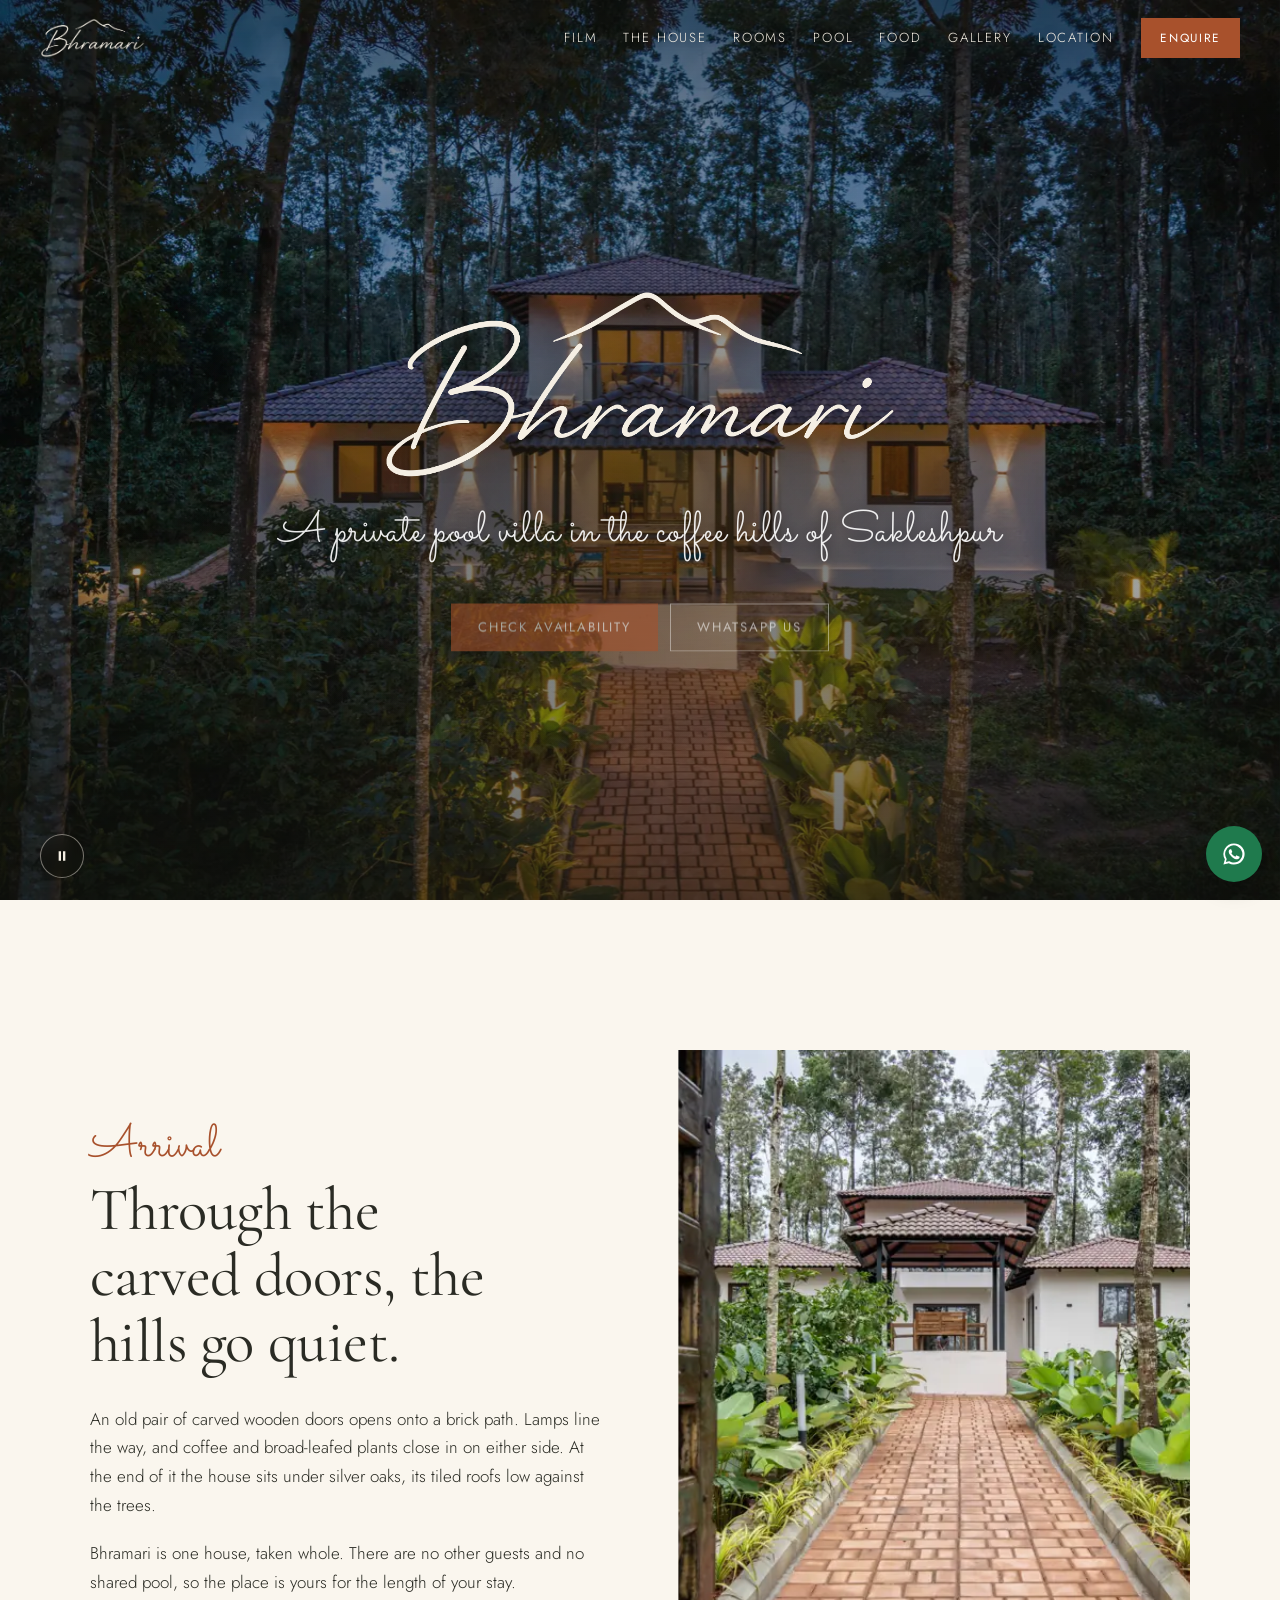
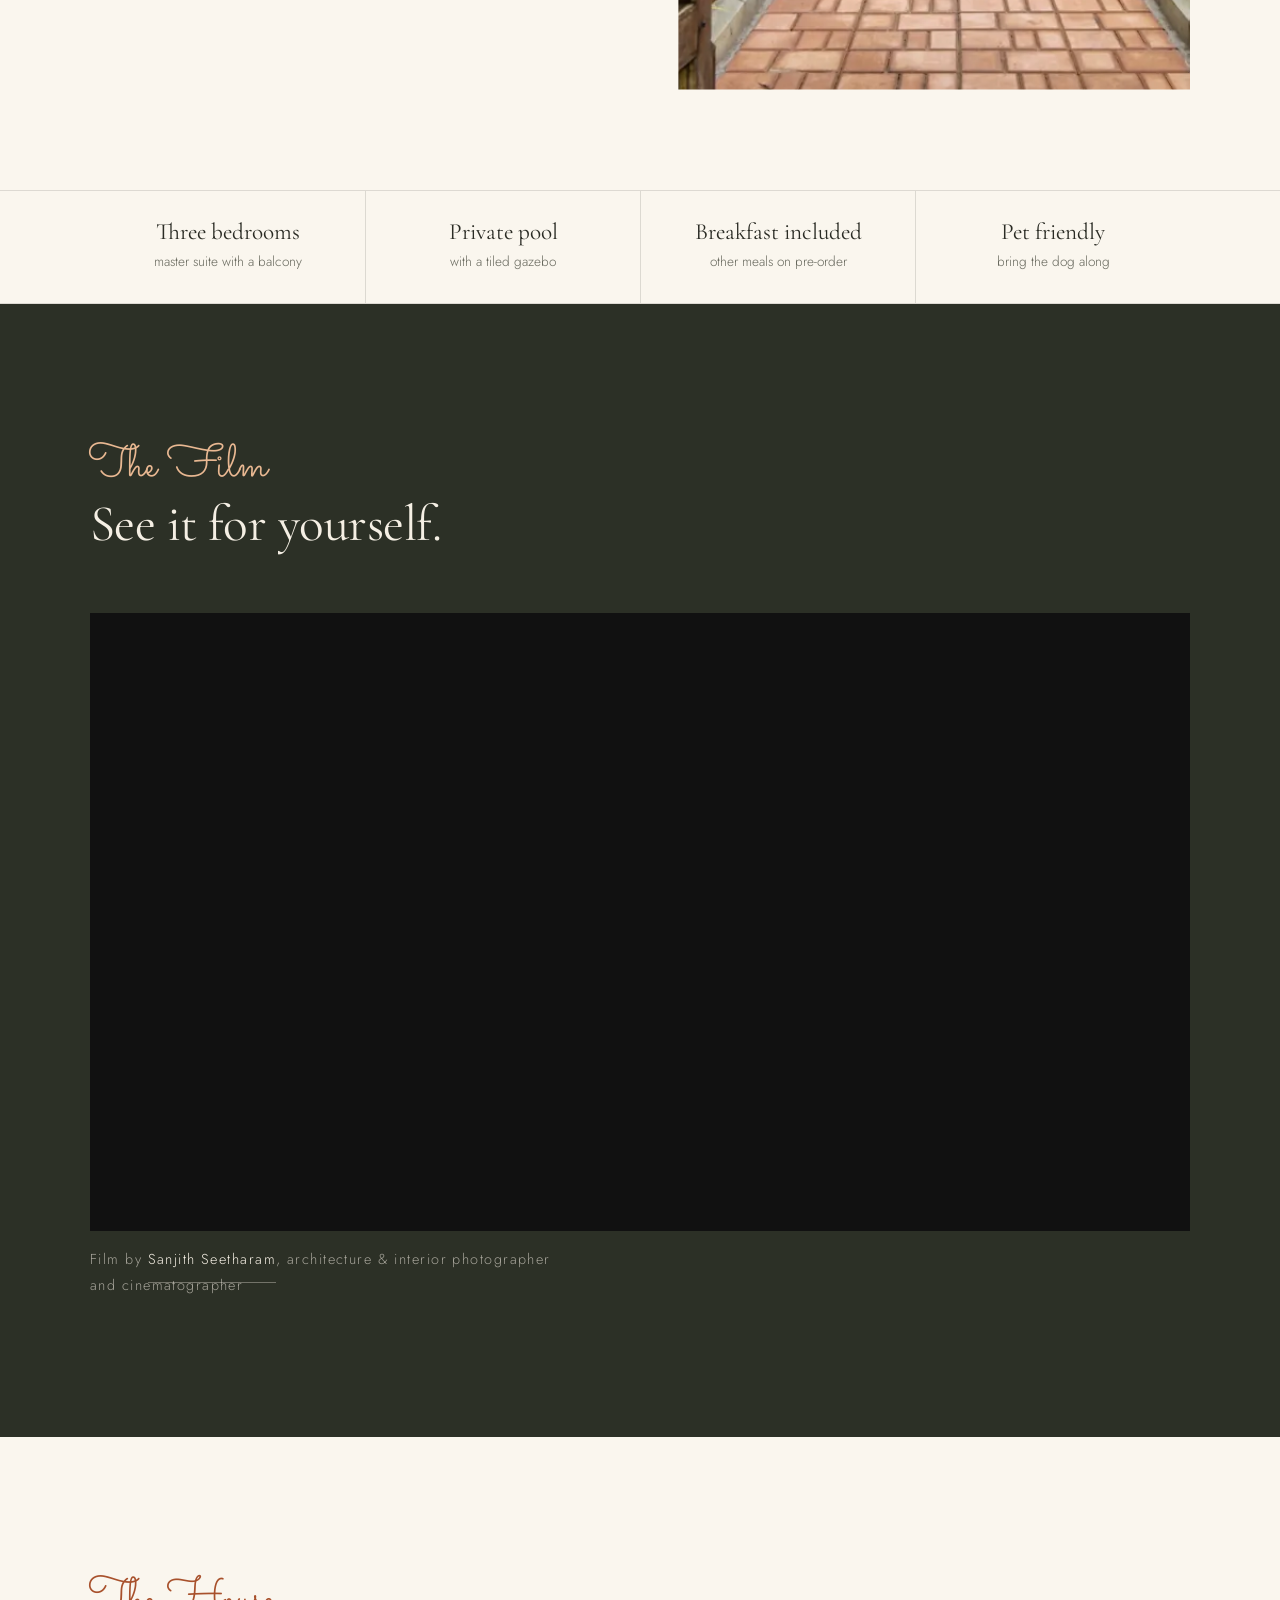
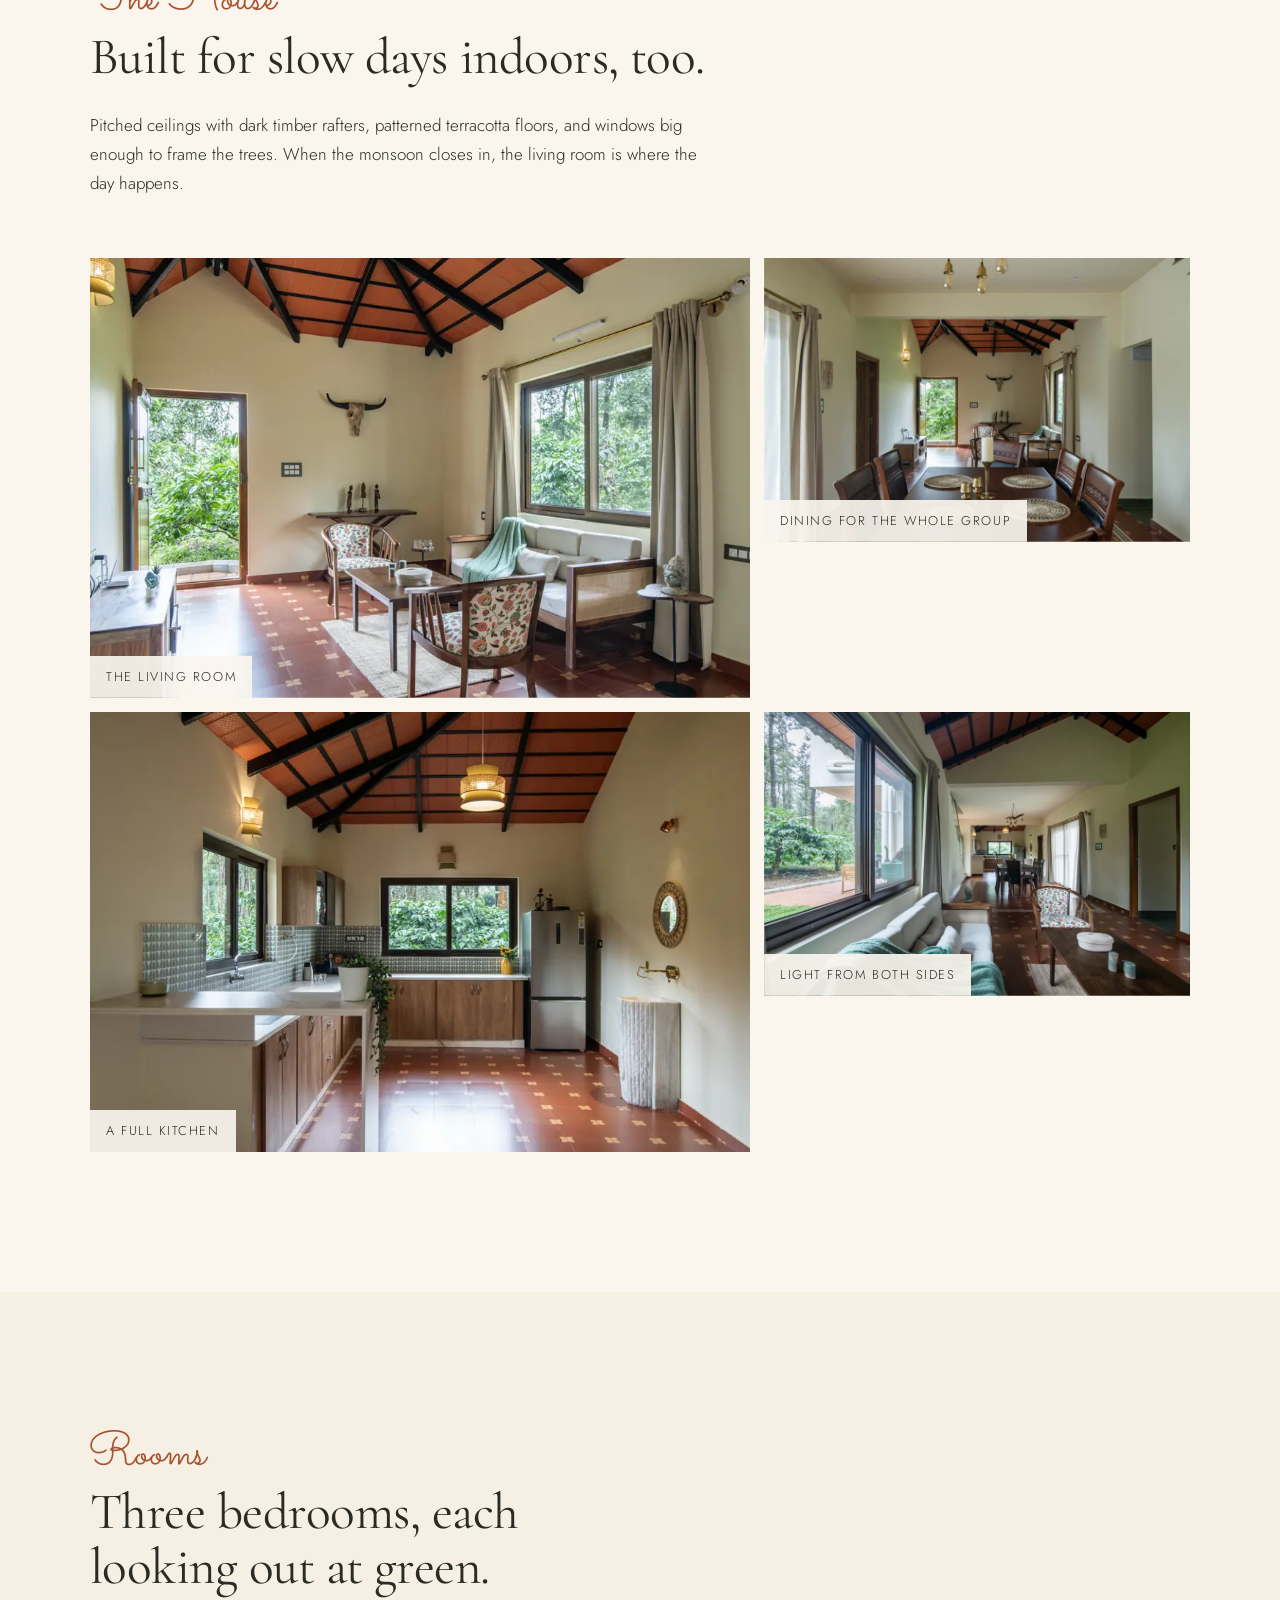
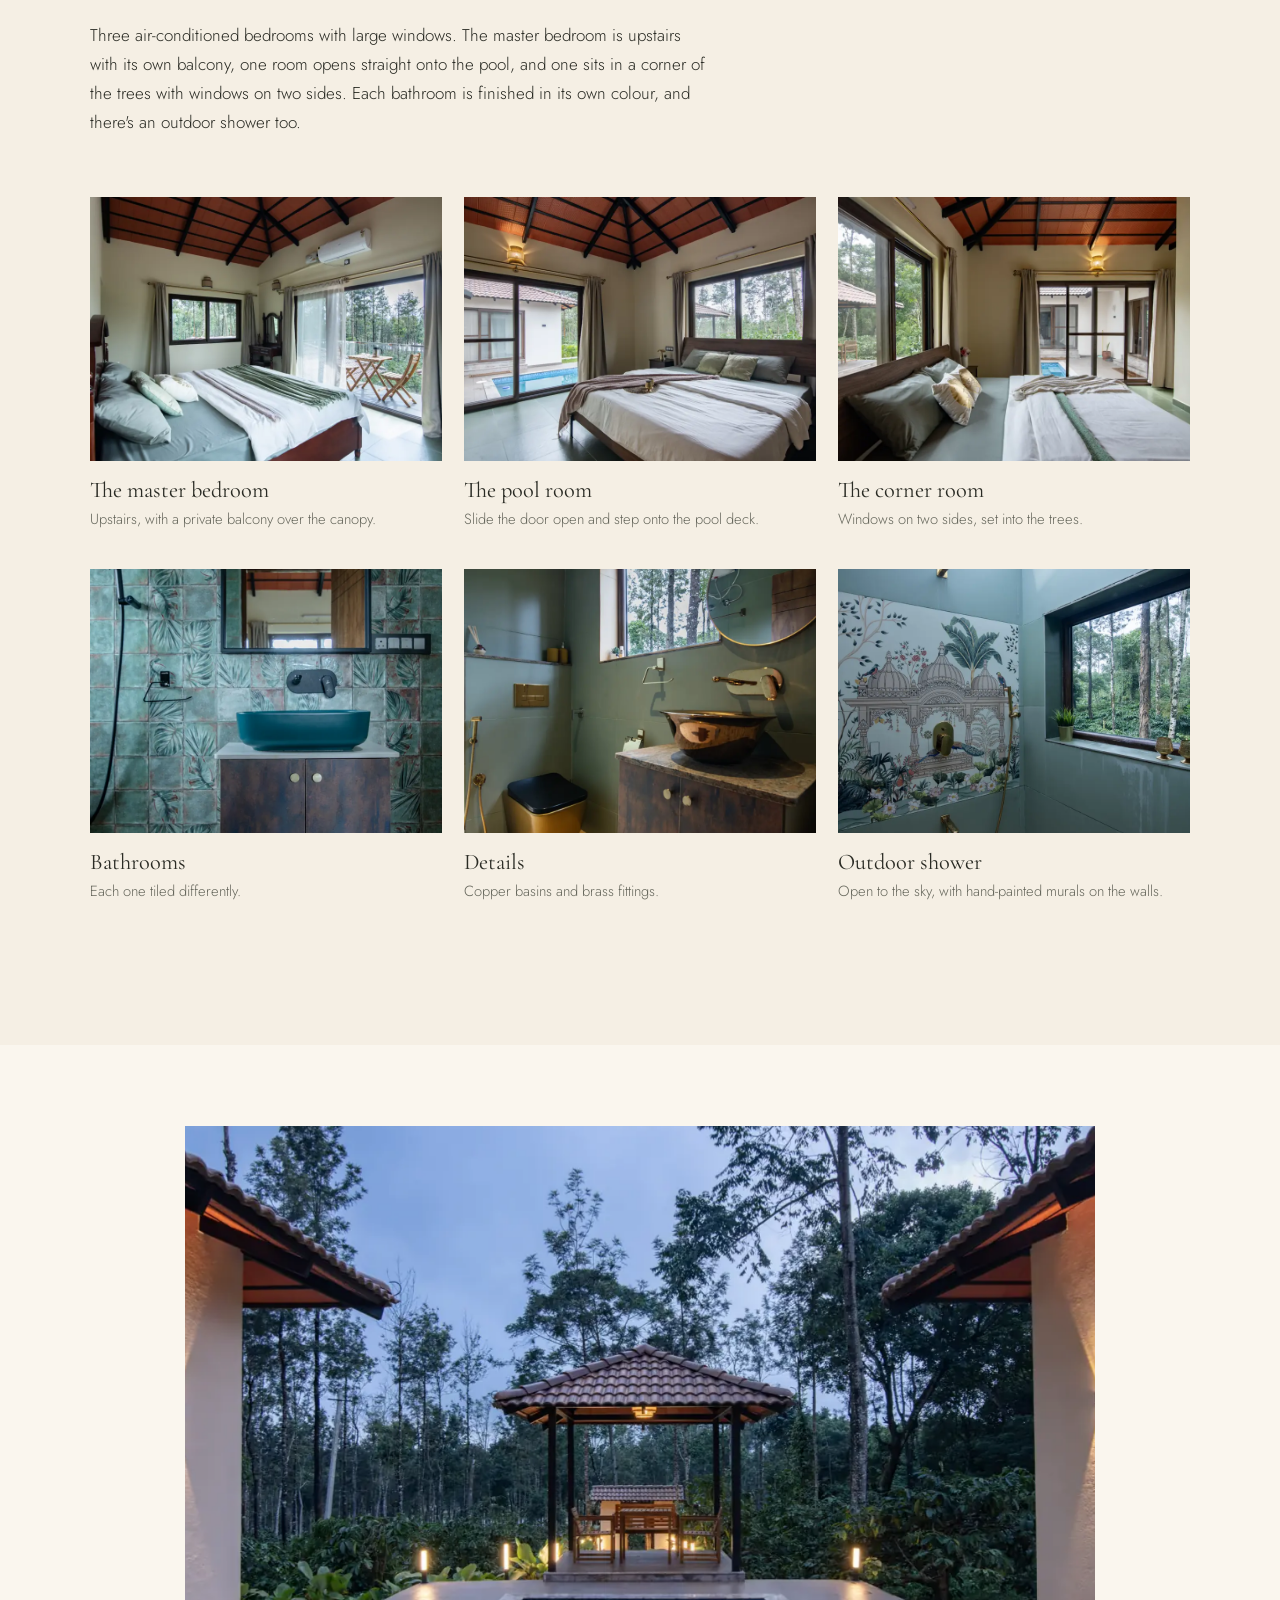
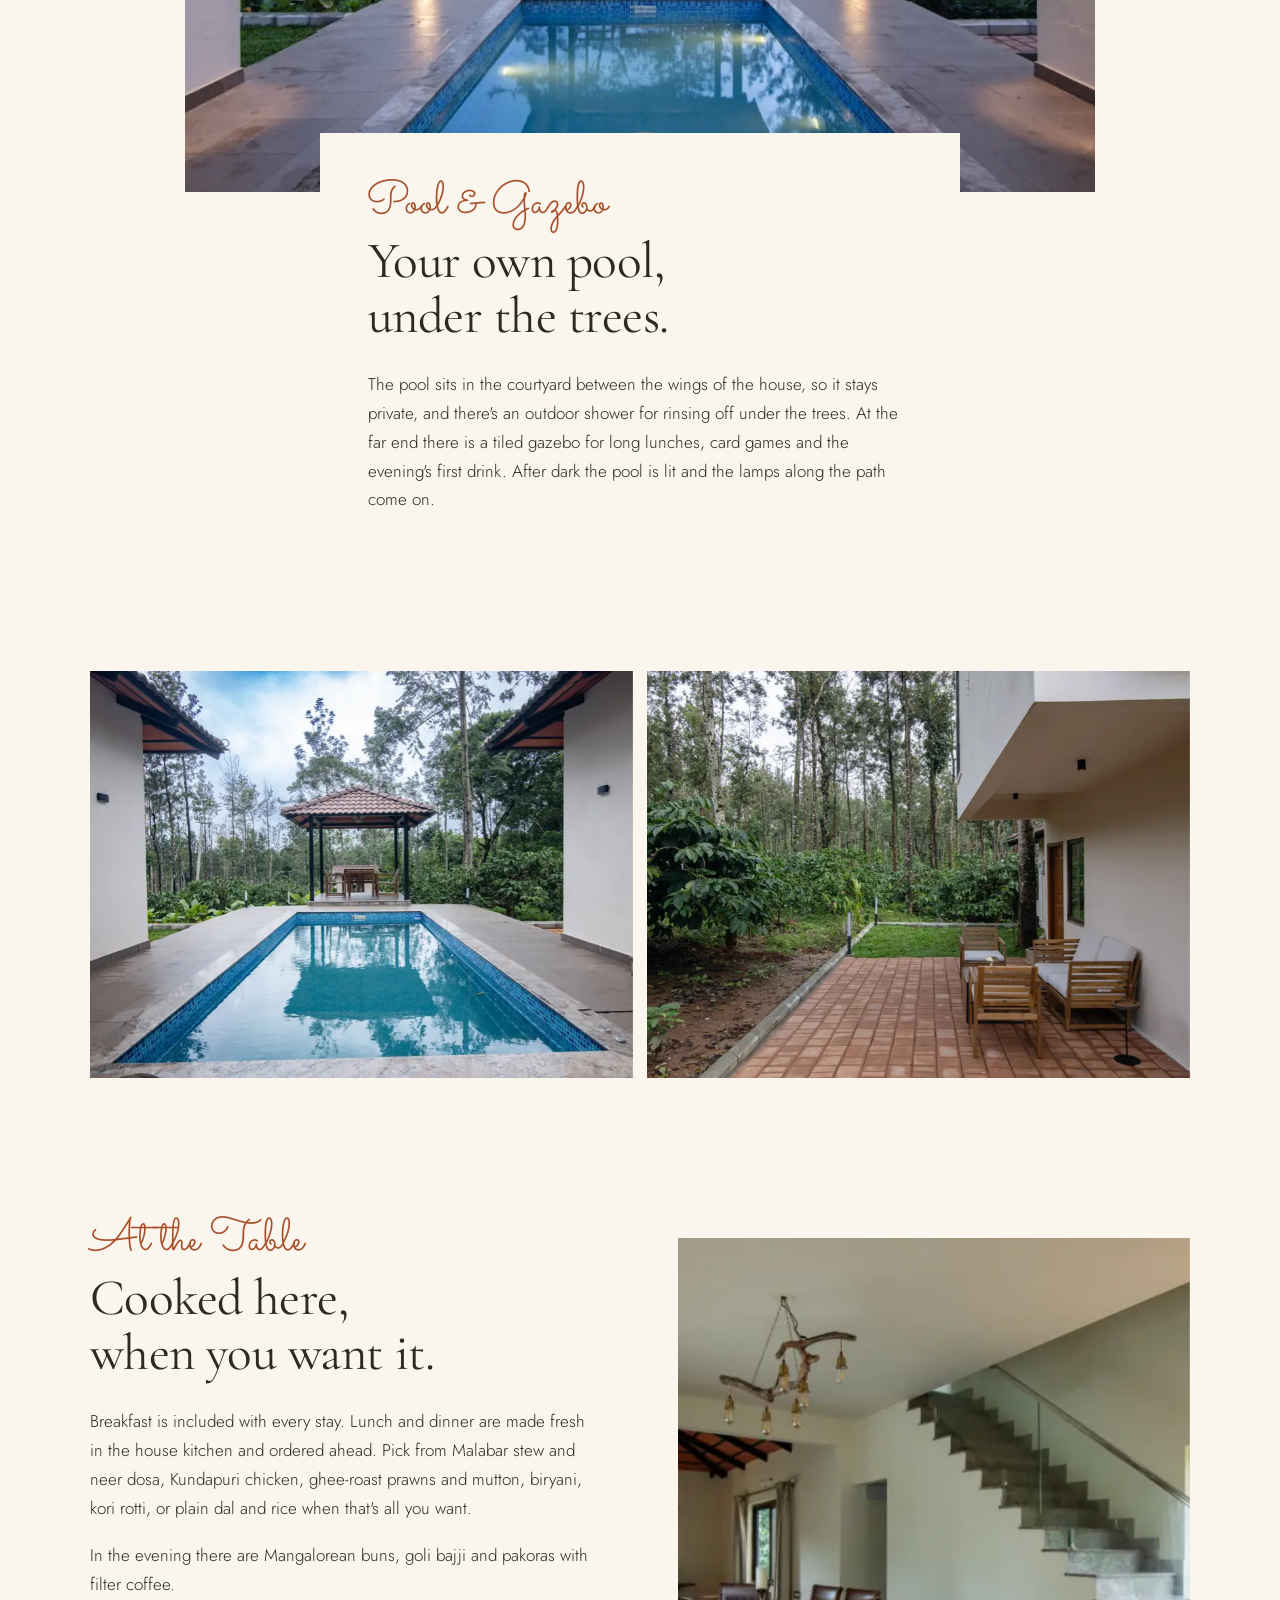
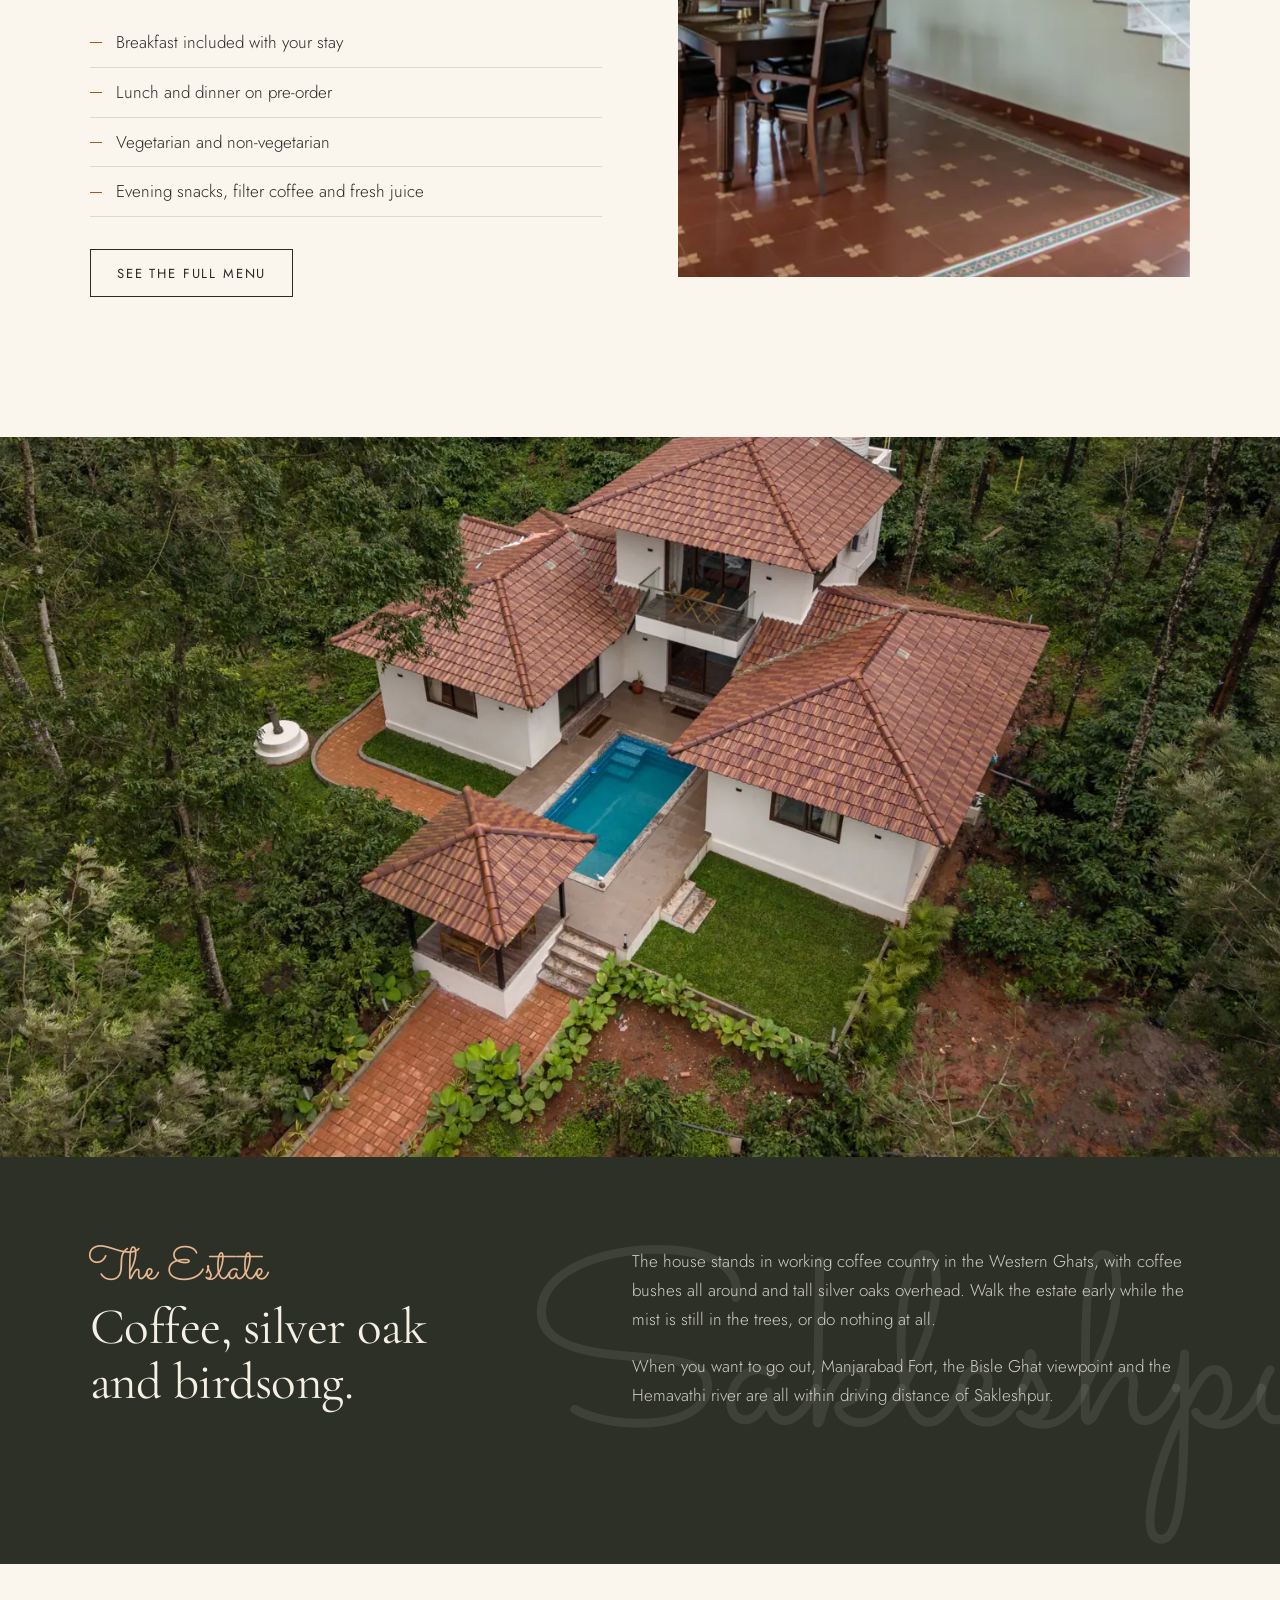
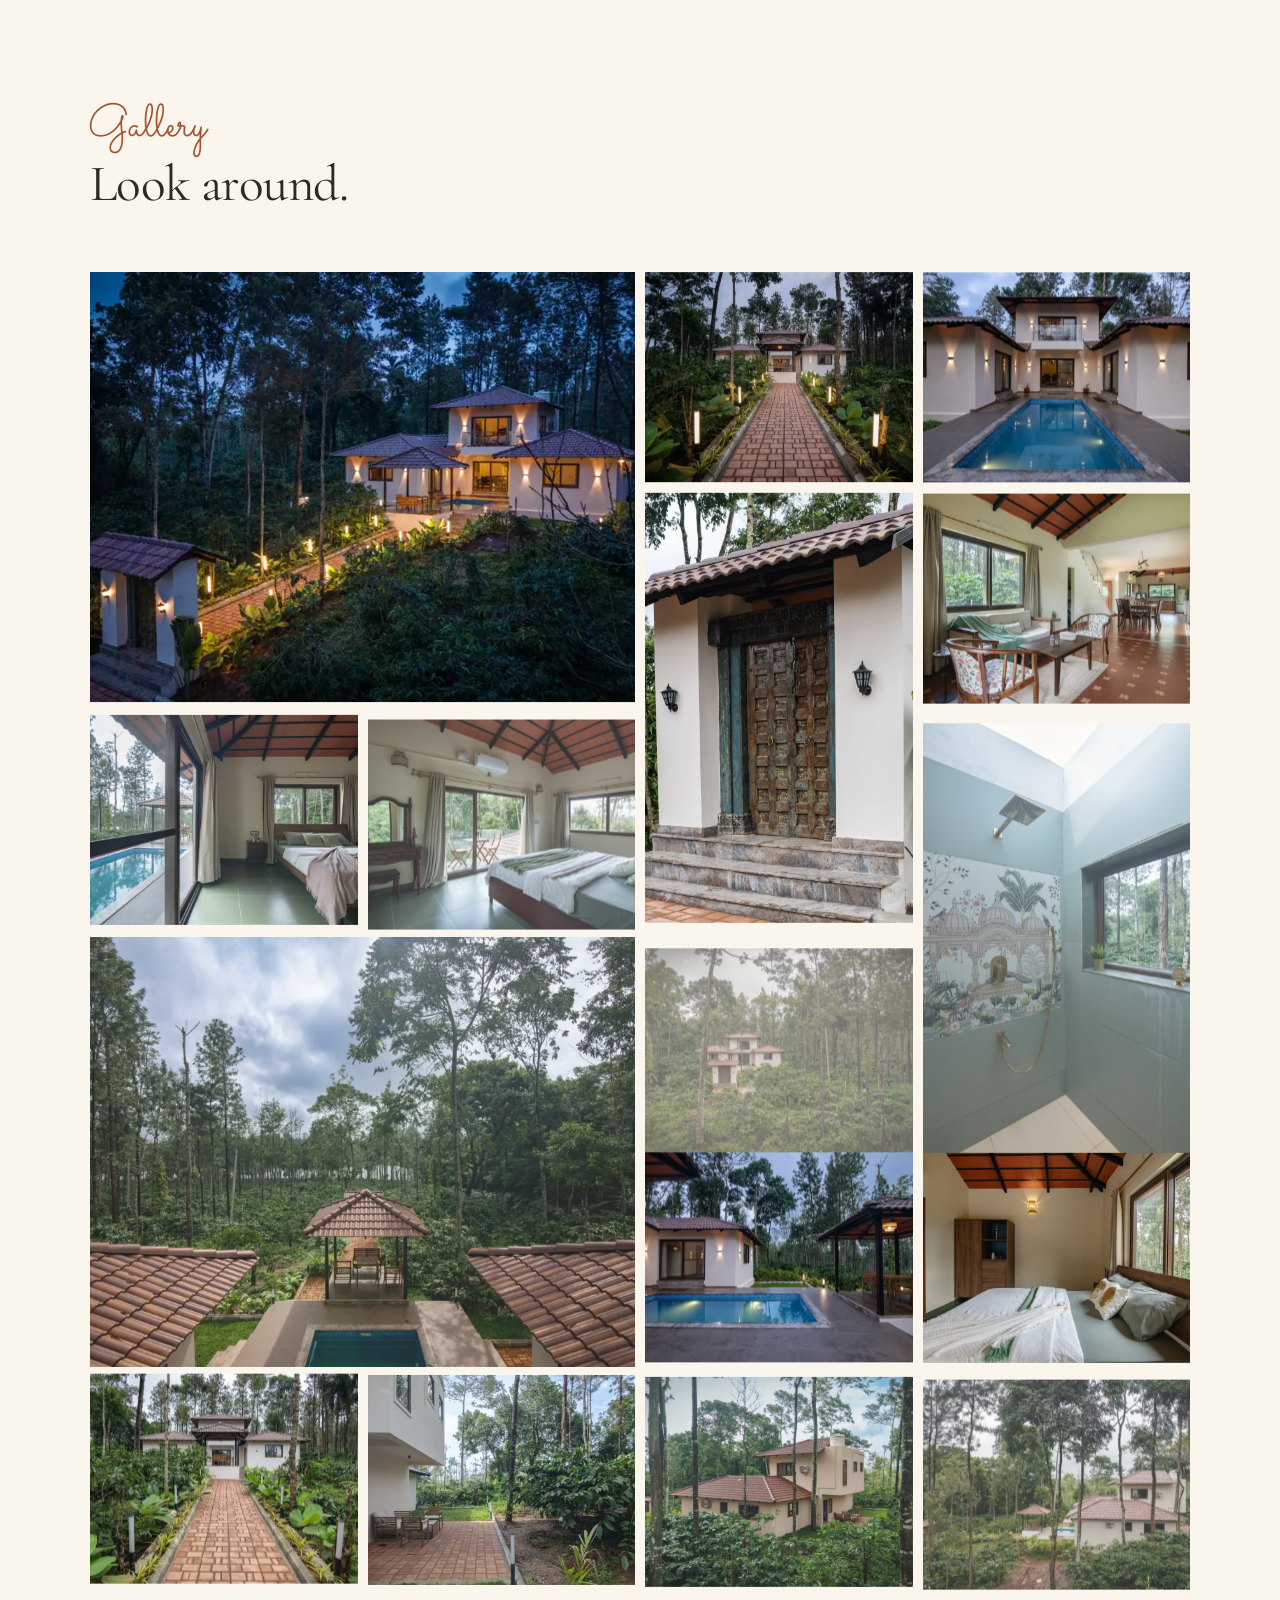
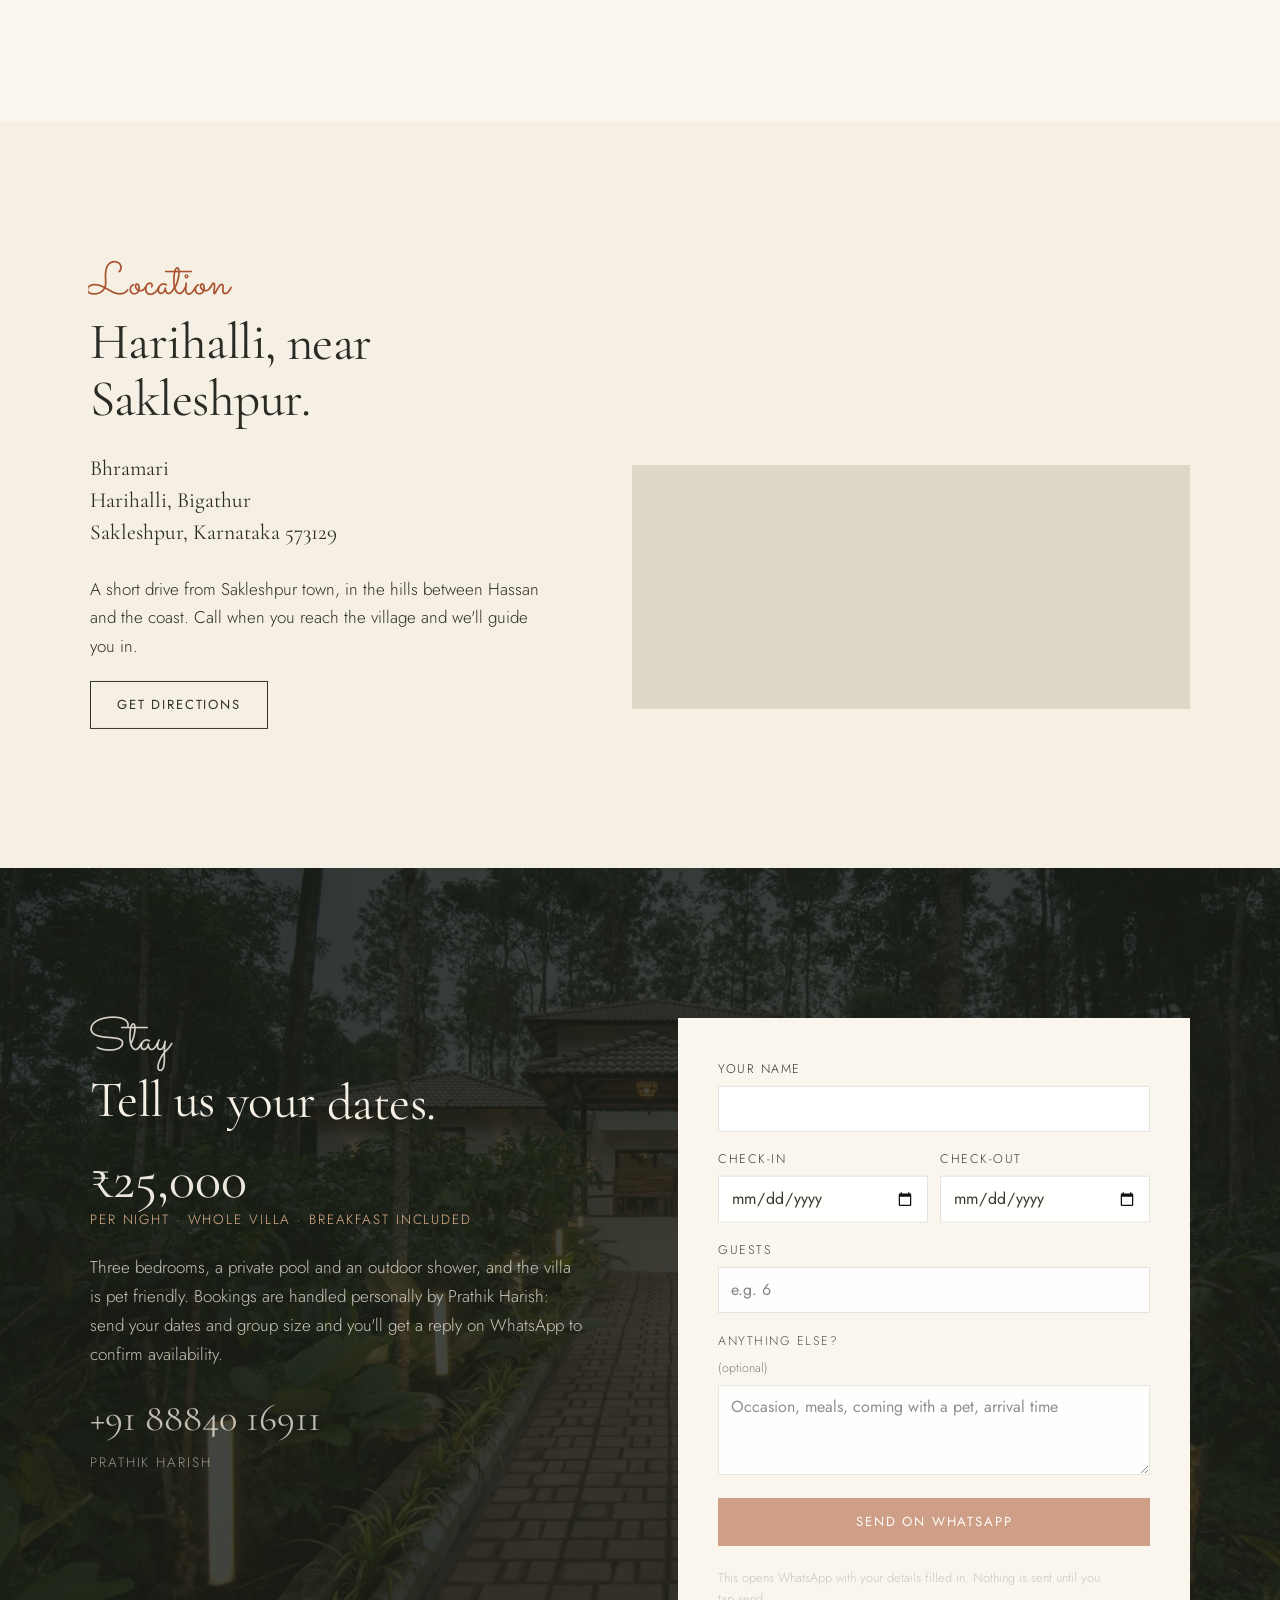
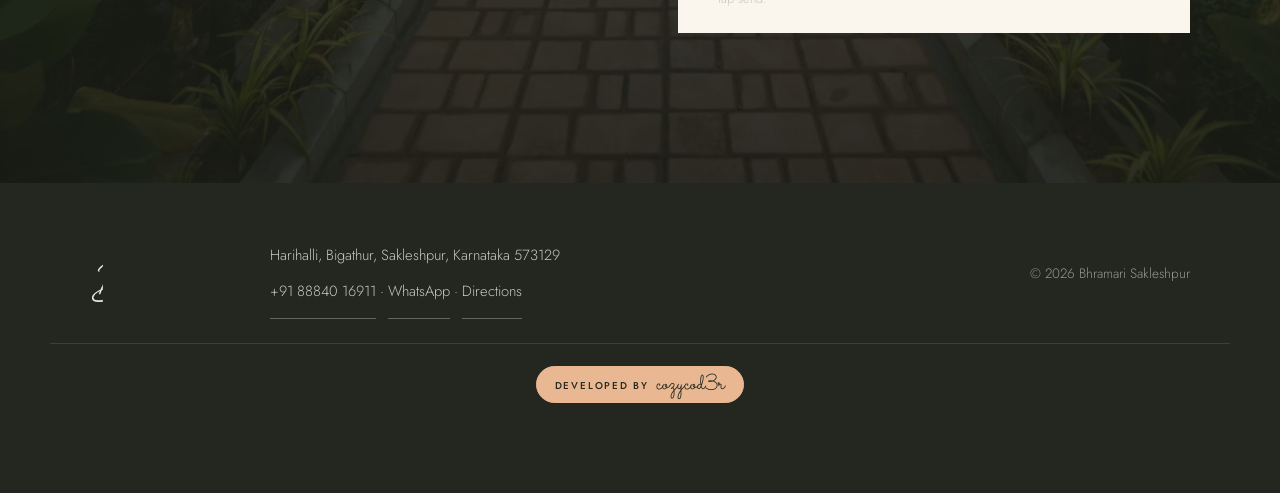
<file: index.html>
<!doctype html>
<html lang="en-IN" class="no-js">
<head>
<meta charset="utf-8">
<meta name="viewport" content="width=device-width, initial-scale=1">
<title>Bhramari, Sakleshpur | Private Pool Villa in a Coffee Estate</title>
<meta name="description" content="Bhramari is a three-bedroom private pool villa in a coffee estate near Sakleshpur. The whole house is yours from ₹25,000 a night with breakfast included, and it is pet friendly. Call or WhatsApp +91 88840 16911.">
<link rel="canonical" href="https://bhramarisakleshpur.com/">
<meta name="theme-color" content="#2c3026">
<link rel="icon" href="img/favicon.png" type="image/png">
<link rel="apple-touch-icon" href="img/apple-touch-icon.png">
<meta property="og:type" content="website">
<meta property="og:title" content="Bhramari, Sakleshpur | Private Pool Villa in a Coffee Estate">
<meta property="og:description" content="Three bedrooms, a private pool and a gazebo among coffee and silver oak near Sakleshpur. ₹25,000 a night, breakfast included, pet friendly.">
<meta property="og:image" content="https://bhramarisakleshpur.com/img/og.jpg">
<meta property="og:url" content="https://bhramarisakleshpur.com/">
<meta name="twitter:card" content="summary_large_image">
<link rel="preconnect" href="https://fonts.googleapis.com">
<link rel="preconnect" href="https://fonts.gstatic.com" crossorigin>
<link href="https://fonts.googleapis.com/css2?family=Cormorant+Garamond:ital,wght@0,400;0,500;1,400&family=Jost:wght@300;400;500&family=Sacramento&display=swap" rel="stylesheet">
<link rel="preload" as="image" href="img/hero-portrait-1200.webp" imagesrcset="img/hero-portrait-750.webp 750w, img/hero-portrait-1200.webp 1200w" imagesizes="100vw" media="(orientation: portrait) and (max-width: 900px)">
<link rel="preload" as="image" href="img/hero-1800.webp" imagesrcset="img/hero-900.webp 900w, img/hero-1800.webp 1800w, img/hero-2800.webp 2800w" imagesizes="100vw" media="not all and (orientation: portrait), (min-width: 901px)">
<link rel="stylesheet" href="styles.css?v=1791960100">
<script>if(!matchMedia("(prefers-reduced-motion: reduce)").matches)document.documentElement.classList.add("anim");</script>
<script type="application/ld+json">
{
  "@context": "https://schema.org",
  "@type": "LodgingBusiness",
  "name": "Bhramari Sakleshpur",
  "description": "A private villa with its own swimming pool and gazebo, set in a coffee estate near Sakleshpur, Karnataka.",
  "url": "https://bhramarisakleshpur.com/",
  "image": "https://bhramarisakleshpur.com/img/og.jpg",
  "telephone": "+91-88840-16911",
  "numberOfRooms": 3,
  "petsAllowed": true,
  "priceRange": "₹25,000 per night",
  "address": {
    "@type": "PostalAddress",
    "streetAddress": "Harihalli, Bigathur",
    "addressLocality": "Sakleshpur",
    "addressRegion": "Karnataka",
    "postalCode": "573129",
    "addressCountry": "IN"
  },
  "geo": { "@type": "GeoCoordinates", "latitude": 12.8444555, "longitude": 75.851839 },
  "hasMap": "https://maps.google.com/?cid=12118234290854838393",
  "amenityFeature": [
    { "@type": "LocationFeatureSpecification", "name": "Private swimming pool", "value": true },
    { "@type": "LocationFeatureSpecification", "name": "Poolside gazebo", "value": true },
    { "@type": "LocationFeatureSpecification", "name": "Outdoor shower", "value": true },
    { "@type": "LocationFeatureSpecification", "name": "Air-conditioned bedrooms", "value": true },
    { "@type": "LocationFeatureSpecification", "name": "Breakfast included", "value": true },
    { "@type": "LocationFeatureSpecification", "name": "Lunch and dinner on pre-order", "value": true }
  ]
}
</script>
</head>
<body>
<div class="loader" aria-hidden="true"><img src="img/logo-cream.png" alt="" width="960" height="364"></div>
<a class="skip" href="#main">Skip to content</a>

<header class="nav" data-nav>
  <a class="nav__brand" href="#top" aria-label="Bhramari, back to top">
    <img src="img/logo-cream.png" alt="Bhramari" width="960" height="364">
  </a>
  <nav class="nav__links" aria-label="Primary">
    <a href="#film">Film</a>
    <a href="#house">The House</a>
    <a href="#rooms">Rooms</a>
    <a href="#pool">Pool</a>
    <a href="#table">Food</a>
    <a href="#gallery">Gallery</a>
    <a href="#find">Location</a>
  </nav>
  <a class="btn btn--small nav__cta" href="#stay">Enquire</a>
  <button class="nav__toggle" type="button" aria-expanded="false" aria-controls="menu" data-menu-toggle>
    <span></span><span></span><span class="sr">Menu</span>
  </button>
</header>

<div class="menu" id="menu" hidden data-menu>
  <nav aria-label="Mobile">
    <a href="#film">The Film</a>
    <a href="#house">The House</a>
    <a href="#rooms">Rooms</a>
    <a href="#pool">Pool &amp; Gazebo</a>
    <a href="#table">Food</a>
    <a href="#estate">The Estate</a>
    <a href="#gallery">Gallery</a>
    <a href="#find">Location</a>
    <a href="#stay">Enquire</a>
  </nav>
  <p class="menu__phone"><a href="tel:+918884016911">+91 88840 16911</a></p>
</div>

<main id="main">

<section class="hero" id="top">
  <picture>
    <source media="(orientation: portrait) and (max-width: 900px)" srcset="img/hero-portrait-750.webp 750w, img/hero-portrait-1200.webp 1200w" sizes="100vw">
    <img src="img/hero-1800.webp" srcset="img/hero-900.webp 900w, img/hero-1800.webp 1800w, img/hero-2800.webp 2800w" sizes="100vw" alt="Bhramari lit up at dusk among tall trees, a lamp-lined brick path leading up to the house" width="1800" height="1013" fetchpriority="high">
    <video class="hero__video" muted loop playsinline preload="none" aria-hidden="true" data-lg="video/hero-1080.mp4" data-sm="video/hero-720.mp4" data-portrait="video/hero-portrait.mp4"></video>
  </picture>
  <div class="hero__shade"></div>
  <div class="hero__body">
    <img class="hero__logo" src="img/logo-cream.png" alt="Bhramari" width="960" height="364">
    <p class="hero__line">A private pool villa in the coffee hills of Sakleshpur</p>
    <div class="hero__ctas">
      <a class="btn" href="#stay">Check availability</a>
      <a class="btn btn--ghost" href="https://wa.me/918884016911?text=Hi%2C%20I%27d%20like%20to%20know%20more%20about%20staying%20at%20Bhramari." target="_blank" rel="noopener">WhatsApp us</a>
    </div>
  </div>
  <a class="hero__scroll" href="#arrive" aria-label="Scroll to the story">Scroll</a>
</section>

<section class="intro" id="arrive">
  <div class="wrap intro__grid">
    <div class="intro__text reveal">
      <p class="eyebrow">Arrival</p>
      <h1>Through the carved doors, the hills go quiet.</h1>
      <p>An old pair of carved wooden doors opens onto a brick path. Lamps line the way, and coffee and broad-leafed plants close in on either side. At the end of it the house sits under silver oaks, its tiled roofs low against the trees.</p>
      <p>Bhramari is one house, taken whole. There are no other guests and no shared pool, so the place is yours for the length of your stay.</p>
    </div>
    <figure class="intro__img reveal">
      <img src="img/arrival-doors-900.webp" srcset="img/arrival-doors-900.webp 900w, img/arrival-doors-1800.webp 1800w" sizes="(min-width: 900px) 45vw, 100vw" alt="The carved wooden entrance doors open onto a brick path leading to the villa" width="900" height="600" loading="lazy">
    </figure>
  </div>
</section>

<section class="facts" aria-label="At a glance">
  <ul class="wrap facts__list">
    <li><strong>Three bedrooms</strong><span>master suite with a balcony</span></li>
    <li><strong>Private pool</strong><span>with a tiled gazebo</span></li>
    <li><strong>Breakfast included</strong><span>other meals on pre-order</span></li>
    <li><strong>Pet friendly</strong><span>bring the dog along</span></li>
  </ul>
</section>

<section class="film" id="film">
  <div class="wrap">
    <header class="section-head reveal">
      <p class="eyebrow">The Film</p>
      <h2>See it for yourself.</h2>
    </header>
    <div class="film__frame" data-film>
      <iframe src="https://www.youtube-nocookie.com/embed/zatiYYSe4yo?rel=0&amp;modestbranding=1&amp;playsinline=1" title="Bhramari, the farm stay: film by Sanjith Seetharam" loading="lazy" allow="accelerometer; autoplay; clipboard-write; encrypted-media; gyroscope; picture-in-picture; web-share; fullscreen" referrerpolicy="strict-origin-when-cross-origin" allowfullscreen></iframe>
    </div>
    <p class="film__credit">Film by <a href="https://www.youtube.com/@SanjithSeetharam" target="_blank" rel="noopener">Sanjith Seetharam</a>, architecture &amp; interior photographer and cinematographer</p>
  </div>
</section>

<section class="house" id="house">
  <div class="wrap">
    <header class="section-head reveal">
      <p class="eyebrow">The House</p>
      <h2>Built for slow days indoors, too.</h2>
      <p>Pitched ceilings with dark timber rafters, patterned terracotta floors, and windows big enough to frame the trees. When the monsoon closes in, the living room is where the day happens.</p>
    </header>
    <div class="mosaic">
      <figure class="mosaic__a reveal">
        <img src="img/living-900.webp" srcset="img/living-900.webp 900w, img/living-1800.webp 1800w" sizes="(min-width: 900px) 60vw, 100vw" alt="Living room with cane armchairs, a sofa and large windows looking onto coffee plants" width="900" height="600" loading="lazy">
        <figcaption>The living room</figcaption>
      </figure>
      <figure class="mosaic__b reveal">
        <img src="img/dining-900.webp" srcset="img/dining-900.webp 900w, img/dining-1800.webp 1800w" sizes="(min-width: 900px) 38vw, 100vw" alt="Dining table under a timber-raftered ceiling" width="900" height="600" loading="lazy">
        <figcaption>Dining for the whole group</figcaption>
      </figure>
      <figure class="mosaic__c reveal">
        <img src="img/kitchen-900.webp" srcset="img/kitchen-900.webp 900w, img/kitchen-1800.webp 1800w" sizes="(min-width: 900px) 38vw, 100vw" alt="Fitted kitchen with wooden cabinets, a fridge and a window onto the trees" width="900" height="600" loading="lazy">
        <figcaption>A full kitchen</figcaption>
      </figure>
      <figure class="mosaic__d reveal">
        <img src="img/lounge-window-900.webp" srcset="img/lounge-window-900.webp 900w, img/lounge-window-1800.webp 1800w" sizes="(min-width: 900px) 60vw, 100vw" alt="A long view through the house from a window seat to the dining room" width="900" height="600" loading="lazy">
        <figcaption>Light from both sides</figcaption>
      </figure>
    </div>
  </div>
</section>

<section class="rooms" id="rooms">
  <div class="wrap">
    <header class="section-head reveal">
      <p class="eyebrow">Rooms</p>
      <h2>Three bedrooms, each looking out at green.</h2>
      <p>Three air-conditioned bedrooms with large windows. The master bedroom is upstairs with its own balcony, one room opens straight onto the pool, and one sits in a corner of the trees with windows on two sides. Each bathroom is finished in its own colour, and there's an outdoor shower too.</p>
    </header>
  </div>
  <div class="rail" aria-label="Bedrooms and bathrooms">
    <figure class="rail__item reveal">
      <img src="img/bed-balcony-900.webp" alt="Master bedroom with a carved wooden bed and a door out to a private balcony with chairs" width="900" height="600" loading="lazy">
      <figcaption><strong>The master bedroom</strong><span>Upstairs, with a private balcony over the canopy.</span></figcaption>
    </figure>
    <figure class="rail__item reveal">
      <img src="img/bed-pool-900.webp" alt="Bedroom with a sliding glass door opening onto the pool" width="900" height="600" loading="lazy">
      <figcaption><strong>The pool room</strong><span>Slide the door open and step onto the pool deck.</span></figcaption>
    </figure>
    <figure class="rail__item reveal">
      <img src="img/bed-corner-900.webp" alt="Bedroom with corner windows onto tall trees" width="900" height="600" loading="lazy">
      <figcaption><strong>The corner room</strong><span>Windows on two sides, set into the trees.</span></figcaption>
    </figure>
    <figure class="rail__item rail__item--tall reveal">
      <img src="img/bath-green-900.webp" alt="Bathroom with green leaf-patterned tiles and a teal basin" width="900" height="1350" loading="lazy">
      <figcaption><strong>Bathrooms</strong><span>Each one tiled differently.</span></figcaption>
    </figure>
    <figure class="rail__item rail__item--tall reveal">
      <img src="img/bath-copper-900.webp" alt="Bathroom with a copper basin and a round mirror" width="900" height="1350" loading="lazy">
      <figcaption><strong>Details</strong><span>Copper basins and brass fittings.</span></figcaption>
    </figure>
    <figure class="rail__item rail__item--tall reveal">
      <img src="img/bath-mural-900.webp" alt="Outdoor shower open to the sky, with a hand-painted mural on the wall" width="900" height="1350" loading="lazy">
      <figcaption><strong>Outdoor shower</strong><span>Open to the sky, with hand-painted murals on the walls.</span></figcaption>
    </figure>
  </div>
</section>

<section class="pool" id="pool">
  <figure class="pool__img" data-pool-img>
    <img src="img/pool-dusk-1800.webp" srcset="img/pool-dusk-900.webp 900w, img/pool-dusk-1800.webp 1800w" sizes="100vw" alt="The private pool at dusk, lit from within, with the gazebo and trees beyond" width="1800" height="1200" loading="lazy">
  </figure>
  <div class="pool__card reveal">
    <p class="eyebrow">Pool &amp; Gazebo</p>
    <h2>Your own pool, under the trees.</h2>
    <p>The pool sits in the courtyard between the wings of the house, so it stays private, and there's an outdoor shower for rinsing off under the trees. At the far end there is a tiled gazebo for long lunches, card games and the evening's first drink. After dark the pool is lit and the lamps along the path come on.</p>
  </div>
</section>

<section class="duo">
  <div class="wrap duo__grid">
    <figure class="reveal">
      <img src="img/pool-gazebo-900.webp" srcset="img/pool-gazebo-900.webp 900w, img/pool-gazebo-1800.webp 1800w" sizes="(min-width: 900px) 50vw, 100vw" alt="Pool leading to the tiled gazebo, framed by the two wings of the house" width="900" height="600" loading="lazy">
    </figure>
    <figure class="reveal">
      <img src="img/verandah-900.webp" srcset="img/verandah-900.webp 900w, img/verandah-1800.webp 1800w" sizes="(min-width: 900px) 50vw, 100vw" alt="A brick-paved verandah with outdoor chairs facing coffee plants" width="900" height="600" loading="lazy">
    </figure>
  </div>
</section>

<section class="table" id="table">
  <div class="wrap table__grid">
    <div class="reveal">
      <p class="eyebrow">At the Table</p>
      <h2>Cooked here, when you want it.</h2>
      <p>Breakfast is included with every stay. Lunch and dinner are made fresh in the house kitchen and ordered ahead. Pick from Malabar stew and neer dosa, Kundapuri chicken, ghee-roast prawns and mutton, biryani, kori rotti, or plain dal and rice when that's all you want.</p>
      <p>In the evening there are Mangalorean buns, goli bajji and pakoras with filter coffee.</p>
      <ul class="table__list">
        <li>Breakfast included with your stay</li>
        <li>Lunch and dinner on pre-order</li>
        <li>Vegetarian and non-vegetarian</li>
        <li>Evening snacks, filter coffee and fresh juice</li>
      </ul>
      <button class="btn btn--line" type="button" data-lightbox-single="img/menu.webp" data-alt="Bhramari food menu with prices">See the full menu</button>
    </div>
    <figure class="table__img reveal">
      <img src="img/dining-stair-900.webp" srcset="img/dining-stair-900.webp 900w, img/dining-stair-1800.webp 1800w" sizes="(min-width: 900px) 50vw, 100vw" alt="Dining room with a wooden table beside the staircase" width="900" height="600" loading="lazy">
    </figure>
  </div>
</section>

<section class="estate" id="estate">
  <span class="watermark" aria-hidden="true">Sakleshpur</span>
  <figure class="estate__img">
    <img src="img/aerial-1800.webp" srcset="img/aerial-900.webp 900w, img/aerial-1800.webp 1800w" sizes="100vw" alt="Aerial view of the villa's tiled roofs and blue pool set in thick green forest" width="1800" height="1013" loading="lazy">
  </figure>
  <div class="wrap estate__grid">
    <div class="reveal">
      <p class="eyebrow">The Estate</p>
      <h2>Coffee, silver oak and birdsong.</h2>
    </div>
    <div class="reveal">
      <p>The house stands in working coffee country in the Western Ghats, with coffee bushes all around and tall silver oaks overhead. Walk the estate early while the mist is still in the trees, or do nothing at all.</p>
      <p>When you want to go out, Manjarabad Fort, the Bisle Ghat viewpoint and the Hemavathi river are all within driving distance of Sakleshpur.</p>
    </div>
  </div>
</section>

<section class="gallery" id="gallery">
  <div class="wrap">
    <header class="section-head reveal">
      <p class="eyebrow">Gallery</p>
      <h2>Look around.</h2>
    </header>
    <div class="grid" data-gallery>
      <button type="button" data-full="img/dusk-wide-1800.webp"><img src="img/dusk-wide-900.webp" alt="The villa lit at dusk with the gatehouse in front" loading="lazy" width="900" height="506"></button>
      <button type="button" data-full="img/path-dusk-1800.webp"><img src="img/path-dusk-900.webp" alt="Lamp-lit brick path to the house at dusk" loading="lazy" width="900" height="600"></button>
      <button type="button" data-full="img/pool-house-1800.webp"><img src="img/pool-house-900.webp" alt="Pool in the courtyard facing the two-storey centre of the house" loading="lazy" width="900" height="600"></button>
      <button type="button" data-full="img/door-carved-1800.webp" class="tall"><img src="img/door-carved-900.webp" alt="Carved antique doors at the gatehouse" loading="lazy" width="900" height="1350"></button>
      <button type="button" data-full="img/living-2-1800.webp"><img src="img/living-2-900.webp" alt="Living room seating by a large window" loading="lazy" width="900" height="600"></button>
      <button type="button" data-full="img/bed-pool-view-1800.webp"><img src="img/bed-pool-view-900.webp" alt="View of the pool from the bedroom" loading="lazy" width="900" height="600"></button>
      <button type="button" data-full="img/pool-top-1800.webp"><img src="img/pool-top-900.webp" alt="The gazebo seen over the tiled roof from upstairs" loading="lazy" width="900" height="600"></button>
      <button type="button" data-full="img/bed-balcony-2-1800.webp"><img src="img/bed-balcony-2-900.webp" alt="Bedroom with a dresser and doors to the balcony" loading="lazy" width="900" height="600"></button>
      <button type="button" data-full="img/bath-mural-1800.webp" class="tall"><img src="img/bath-mural-900.webp" alt="Outdoor shower open to the sky, with a hand-painted mural on the wall" loading="lazy" width="900" height="1350"></button>
      <button type="button" data-full="img/estate-1800.webp"><img src="img/estate-900.webp" alt="The house seen through the coffee estate" loading="lazy" width="900" height="506"></button>
      <button type="button" data-full="img/pool-side-1800.webp"><img src="img/pool-side-900.webp" alt="Pool and gazebo with lights on in the evening" loading="lazy" width="900" height="600"></button>
      <button type="button" data-full="img/bed-corner-2-1800.webp"><img src="img/bed-corner-2-900.webp" alt="Bed made up with cushions beside corner windows" loading="lazy" width="900" height="600"></button>
      <button type="button" data-full="img/path-day-1800.webp"><img src="img/path-day-900.webp" alt="Brick path through the garden to the house by day" loading="lazy" width="900" height="600"></button>
      <button type="button" data-full="img/verandah-2-1800.webp"><img src="img/verandah-2-900.webp" alt="Sit-out with chairs and a table beside the lawn" loading="lazy" width="900" height="600"></button>
      <button type="button" data-full="img/front-day-1800.webp"><img src="img/front-day-900.webp" alt="The villa among coffee plants and tall trees by day" loading="lazy" width="900" height="506"></button>
      <button type="button" data-full="img/estate-wide-1800.webp"><img src="img/estate-wide-900.webp" alt="Wide view of the estate with the house and gazebo" loading="lazy" width="900" height="506"></button>
    </div>
  </div>
</section>

<section class="find" id="find">
  <div class="wrap find__grid">
    <div class="reveal">
      <p class="eyebrow">Location</p>
      <h2>Harihalli, near Sakleshpur.</h2>
      <address>
        Bhramari<br>
        Harihalli, Bigathur<br>
        Sakleshpur, Karnataka 573129
      </address>
      <p>A short drive from Sakleshpur town, in the hills between Hassan and the coast. Call when you reach the village and we'll guide you in.</p>
      <a class="btn btn--line" href="https://maps.google.com/?cid=12118234290854838393" target="_blank" rel="noopener">Get directions</a>
    </div>
    <div class="find__map reveal">
      <iframe title="Map showing Bhramari near Sakleshpur" src="https://www.google.com/maps?q=12.8444555,75.851839&amp;z=13&amp;output=embed" loading="lazy" referrerpolicy="no-referrer-when-downgrade"></iframe>
    </div>
  </div>
</section>

<section class="stay" id="stay">
  <img class="stay__bg" src="img/path-dusk-1800.webp" alt="" loading="lazy" width="1800" height="1200">
  <div class="stay__shade"></div>
  <div class="wrap stay__grid">
    <div class="stay__text reveal">
      <p class="eyebrow eyebrow--light">Stay</p>
      <h2>Tell us your dates.</h2>
      <p class="rate"><span class="rate__num">₹25,000</span><span class="rate__per">per night · whole villa · breakfast included</span></p>
      <p>Three bedrooms, a private pool and an outdoor shower, and the villa is pet friendly. Bookings are handled personally by Prathik Harish: send your dates and group size and you'll get a reply on WhatsApp to confirm availability.</p>
      <p class="stay__contact">
        <a href="tel:+918884016911">+91 88840 16911</a>
        <span>Prathik Harish</span>
      </p>
    </div>
    <form class="form reveal" data-enquiry novalidate>
      <label>Your name<input name="name" autocomplete="name" required></label>
      <div class="form__row">
        <label>Check-in<input type="date" name="in" required></label>
        <label>Check-out<input type="date" name="out" required></label>
      </div>
      <label>Guests<input type="number" name="guests" min="1" max="30" inputmode="numeric" placeholder="e.g. 6" required></label>
      <label>Anything else? <span class="opt">(optional)</span><textarea name="note" rows="3" placeholder="Occasion, meals, coming with a pet, arrival time"></textarea></label>
      <p class="form__error" role="alert" hidden data-form-error></p>
      <button class="btn" type="submit">Send on WhatsApp</button>
      <p class="form__hint">This opens WhatsApp with your details filled in. Nothing is sent until you tap send.</p>
    </form>
  </div>
</section>

</main>

<footer class="foot">
  <div class="wrap foot__grid">
    <img src="img/logo-cream.png" alt="Bhramari" width="960" height="364" loading="lazy">
    <div>
      <p>Harihalli, Bigathur, Sakleshpur, Karnataka 573129</p>
      <p><a href="tel:+918884016911">+91 88840 16911</a> · <a href="https://wa.me/918884016911" target="_blank" rel="noopener">WhatsApp</a> · <a href="https://maps.google.com/?cid=12118234290854838393" target="_blank" rel="noopener">Directions</a></p>
    </div>
    <p class="foot__small">© <span data-year>2026</span> Bhramari Sakleshpur</p>
  </div>
  <div class="wrap foot__creditwrap"><a class="foot__credit" href="https://thecozycod3r.github.io/websites/bhramari/" target="_blank" rel="noopener"><span class="foot__credit-by">Developed by</span> <span class="foot__credit-name">cozycod3r</span></a></div>
</footer>

<a class="float-wa" href="https://wa.me/918884016911?text=Hi%2C%20I%27d%20like%20to%20know%20more%20about%20staying%20at%20Bhramari." target="_blank" rel="noopener" aria-label="Chat on WhatsApp">
  <svg viewBox="0 0 32 32" width="26" height="26" aria-hidden="true"><path fill="currentColor" d="M16 3a13 13 0 0 0-11.2 19.6L3 29l6.6-1.7A13 13 0 1 0 16 3Zm0 23.6c-2 0-4-.5-5.7-1.6l-.4-.2-3.9 1 1-3.8-.3-.4A10.6 10.6 0 1 1 16 26.6Zm5.8-7.9c-.3-.2-1.9-.9-2.2-1s-.5-.2-.7.2-.8 1-1 1.2-.4.2-.7 0a8.7 8.7 0 0 1-4.3-3.8c-.3-.6.3-.5.9-1.7.1-.2 0-.4 0-.5l-1-2.4c-.3-.6-.5-.5-.7-.5h-.6a1.2 1.2 0 0 0-.9.4 3.7 3.7 0 0 0-1.1 2.7 6.4 6.4 0 0 0 1.3 3.4 14.7 14.7 0 0 0 5.6 5c2.1.9 2.9 1 4 .8.6-.1 1.9-.8 2.2-1.5s.3-1.4.2-1.5-.3-.2-.6-.3Z"/></svg>
</a>

<dialog class="lightbox" data-lightbox aria-label="Photo viewer">
  <button class="lightbox__close" type="button" data-lb-close aria-label="Close">×</button>
  <button class="lightbox__nav lightbox__prev" type="button" data-lb-prev aria-label="Previous photo">‹</button>
  <img alt="" data-lb-img>
  <button class="lightbox__nav lightbox__next" type="button" data-lb-next aria-label="Next photo">›</button>
</dialog>

<script src="vendor/gsap.min.js" defer></script>
<script src="vendor/ScrollTrigger.min.js" defer></script>
<script src="main.js" defer></script>
</body>
</html>
</file>
<file: styles.css>
:root {
  --olive: #47493b;
  --forest: #2c3026;
  --forest-2: #23271f;
  --cream: #f5efe4;
  --paper: #faf6ee;
  --ink: #2a2b24;
  --muted: #66675c;
  --terra: #a8512c;
  --terra-d: #8c4122;
  --line: rgba(42, 43, 36, .14);
  --serif: "Cormorant Garamond", Georgia, serif;
  --script: "Sacramento", "Segoe Script", cursive;
  --sans: "Jost", "Helvetica Neue", Arial, sans-serif;
  --wrap: 1180px;
  --gut: clamp(16px, 4vw, 40px);
  --ease: cubic-bezier(.22, .61, .36, 1);
}

*, *::before, *::after { box-sizing: border-box; }
html { scroll-behavior: smooth; -webkit-text-size-adjust: 100%; }
body {
  margin: 0;
  background: var(--paper);
  color: var(--ink);
  font: 300 17px/1.7 var(--sans);
  -webkit-font-smoothing: antialiased;
  overflow-x: hidden;
}
img { display: block; max-width: 100%; height: auto; }
figure { margin: 0; }
a { color: inherit; }
h1, h2 {
  font-family: var(--serif);
  font-weight: 400;
  line-height: 1.08;
  letter-spacing: -.01em;
  margin: 0 0 .5em;
  text-wrap: balance;
}
h1 { font-size: clamp(2.3rem, 5vw, 3.8rem); }
h2 { font-size: clamp(2rem, 4.2vw, 3.2rem); }
p { margin: 0 0 1.1em; max-width: 62ch; text-wrap: pretty; }
.wrap { max-width: var(--wrap); margin: 0 auto; padding: 0 var(--gut); }
.sr, .skip:not(:focus) { position: absolute; width: 1px; height: 1px; overflow: hidden; clip: rect(0 0 0 0); white-space: nowrap; }
.skip:focus { position: fixed; top: 12px; left: 12px; z-index: 100; background: var(--cream); padding: 8px 14px; }
:focus-visible { outline: 2px solid var(--terra); outline-offset: 3px; }

.eyebrow {
  font: 500 .74rem/1 var(--sans);
  letter-spacing: .22em;
  text-transform: uppercase;
  color: var(--terra);
  margin-bottom: 1.2em;
}
.eyebrow--light { color: #e7b48f; }

/* buttons */
.btn {
  display: inline-flex; align-items: center; justify-content: center;
  min-height: 48px; padding: 0 26px;
  background: var(--terra); color: #fff;
  border: 1px solid var(--terra); border-radius: 0;
  font: 400 .82rem/1 var(--sans); letter-spacing: .14em; text-transform: uppercase;
  text-decoration: none; cursor: pointer;
  transition: background .25s var(--ease), color .25s var(--ease), border-color .25s var(--ease);
}
.btn:hover { background: var(--terra-d); border-color: var(--terra-d); }
.btn--ghost { background: transparent; border-color: rgba(255,255,255,.7); }
.btn--ghost:hover { background: rgba(255,255,255,.12); border-color: #fff; }
.btn--line { background: transparent; color: var(--ink); border-color: var(--ink); }
.btn--line:hover { background: var(--ink); color: var(--cream); border-color: var(--ink); }
.btn--small { min-height: 40px; padding: 0 18px; font-size: .74rem; }

/* nav */
.nav {
  position: fixed; inset: 0 0 auto; z-index: 50;
  display: flex; align-items: center; gap: 28px;
  height: 76px; padding: 0 var(--gut);
  color: var(--cream);
  transition: background .35s var(--ease), height .35s var(--ease), box-shadow .35s;
}
.nav.is-solid { background: rgba(35, 39, 31, .94); height: 64px; box-shadow: 0 1px 0 rgba(255,255,255,.06); backdrop-filter: blur(8px); }
.nav__brand img { height: 40px; width: auto; }
.nav__links { display: flex; gap: 26px; margin-left: auto; }
.nav__links a { text-decoration: none; font-size: .8rem; letter-spacing: .14em; text-transform: uppercase; opacity: .85; }
.nav__links a:hover { opacity: 1; }
.nav__toggle { display: none; }
.menu { display: none; }

@media (max-width: 980px) {
  .nav__links { display: none; }
  .nav__cta { margin-left: auto; }
  .nav__toggle {
    display: grid; place-content: center; gap: 6px;
    width: 44px; height: 44px; margin-right: -10px;
    background: none; border: 0; color: inherit; cursor: pointer;
  }
  .nav__toggle span:not(.sr) { display: block; width: 24px; height: 1.5px; background: currentColor; transition: transform .3s var(--ease); }
  .nav__toggle[aria-expanded="true"] span:nth-child(1) { transform: translateY(3.75px) rotate(45deg); }
  .nav__toggle[aria-expanded="true"] span:nth-child(2) { transform: translateY(-3.75px) rotate(-45deg); }
  .menu {
    display: flex; flex-direction: column; justify-content: center;
    position: fixed; inset: 0; z-index: 40;
    padding: 90px var(--gut) 40px;
    background: var(--forest-2); color: var(--cream);
  }
  .menu[hidden] { display: none; }
  .menu nav { display: grid; gap: 4px; }
  .menu nav a { font: 400 2rem/1.5 var(--serif); text-decoration: none; }
  .menu__phone { margin-top: 32px; font-size: 1rem; letter-spacing: .06em; opacity: .8; }
}
@media (max-width: 420px) { .nav__cta { display: none; } .nav__toggle { margin-left: auto; } }

/* hero */
.hero {
  position: relative; min-height: 100svh;
  display: grid; place-items: center; text-align: center;
  color: #fff; overflow: hidden; background: var(--forest-2);
}
.hero picture, .hero picture img { position: absolute; inset: 0; width: 100%; height: 100%; object-fit: cover; }
.hero picture img { animation: settle 2.4s var(--ease) both; }
.hero__shade { position: absolute; inset: 0; background: radial-gradient(ellipse 60% 45% at 50% 52%, rgba(20,22,17,.5), transparent 75%), linear-gradient(180deg, rgba(20,22,17,.55) 0%, rgba(20,22,17,.2) 40%, rgba(20,22,17,.65) 100%); }
.hero__body { position: relative; padding: 120px var(--gut) 90px; }
.hero__logo { width: min(520px, 78vw); margin: 0 auto 18px; filter: drop-shadow(0 2px 18px rgba(0,0,0,.45)); animation: rise 1.4s .3s var(--ease) both; }
.hero__line { margin: 0 auto 34px; text-shadow: 0 1px 12px rgba(0,0,0,.5); font: italic 400 clamp(1.25rem, 2.6vw, 1.75rem)/1.4 var(--serif); animation: rise 1.4s .55s var(--ease) both; }
.hero__ctas { display: flex; flex-wrap: wrap; justify-content: center; gap: 12px; animation: rise 1.4s .8s var(--ease) both; }
.hero__scroll {
  position: absolute; bottom: 26px; left: 50%; translate: -50% 0;
  font-size: .7rem; letter-spacing: .25em; text-transform: uppercase; text-decoration: none; opacity: .75;
}
.hero__scroll::after { content: ""; display: block; width: 1px; height: 38px; margin: 10px auto 0; background: currentColor; animation: drip 2.2s ease-in-out infinite; transform-origin: top; }
@keyframes settle { from { transform: scale(1.08); } to { transform: scale(1); } }
@keyframes rise { from { opacity: 0; transform: translateY(18px); } to { opacity: 1; transform: none; } }
@keyframes drip { 0% { transform: scaleY(0); } 50% { transform: scaleY(1); } 100% { transform: scaleY(1); opacity: 0; } }

/* intro */
.intro { padding: clamp(80px, 12vw, 150px) 0 clamp(60px, 8vw, 100px); }
.intro__grid { display: grid; grid-template-columns: 1fr 1fr; gap: clamp(32px, 6vw, 90px); align-items: center; }
.intro__img img { aspect-ratio: 4 / 5; object-fit: cover; width: 100%; }

/* facts */
.facts { border-block: 1px solid var(--line); }
.facts__list { list-style: none; margin: 0 auto; display: grid; grid-template-columns: repeat(4, 1fr); }
.facts__list li { padding: 28px 20px; text-align: center; border-left: 1px solid var(--line); }
.facts__list li:first-child { border-left: 0; }
.facts__list strong { display: block; font: 400 1.45rem/1.2 var(--serif); }
.facts__list span { font-size: .85rem; color: var(--muted); }

/* section heads */
.section-head { max-width: 680px; margin-bottom: clamp(36px, 5vw, 60px); }
.house, .rooms, .gallery { padding: clamp(80px, 11vw, 140px) 0; }

/* house mosaic */
.mosaic { display: grid; grid-template-columns: 1.55fr 1fr; gap: 14px; }
.mosaic figure { position: relative; overflow: hidden; }
.mosaic img { width: 100%; height: 100%; object-fit: cover; transition: transform 1.2s var(--ease); }
.mosaic figure:hover img { transform: scale(1.03); }
.mosaic__a, .mosaic__d { aspect-ratio: 3 / 2; }
.mosaic__b, .mosaic__c { aspect-ratio: 3 / 2; }
.mosaic figcaption {
  position: absolute; left: 0; bottom: 0; padding: 10px 16px;
  background: rgba(250, 246, 238, .92); font-size: .78rem; letter-spacing: .12em; text-transform: uppercase;
}

/* rooms rail */
.rooms { background: var(--cream); }
.rail {
  display: flex; gap: 18px; overflow-x: auto; scroll-snap-type: x mandatory;
  padding: 0 var(--gut) 18px; scroll-padding-inline: var(--gut);
  scrollbar-width: thin; scrollbar-color: var(--olive) transparent;
}
@media (min-width: 1260px) and (max-width: 860px) { .rail { padding-inline: calc((100vw - var(--wrap)) / 2 + var(--gut)); scroll-padding-inline: calc((100vw - var(--wrap)) / 2 + var(--gut)); } }
.rail__item { flex: 0 0 min(560px, 84vw); scroll-snap-align: start; }
.rail__item--tall { flex-basis: min(300px, 62vw); }
.rail__item img { width: 100%; aspect-ratio: 3 / 2; object-fit: cover; }
.rail__item--tall img { aspect-ratio: auto; height: 100%; max-height: calc(min(560px, 84vw) / 1.5); object-fit: cover; }
.rail__item figcaption { padding-top: 14px; }
@media (min-width: 861px) {
  .rail {
    display: grid; grid-template-columns: repeat(3, 1fr); gap: 36px 22px;
    max-width: var(--wrap); margin: 0 auto; padding: 0 var(--gut); overflow: visible;
  }
  .rail__item, .rail__item--tall { flex: none; }
  .rail__item img, .rail__item--tall img { aspect-ratio: 4 / 3; height: auto; max-height: none; }
}
.rail__item strong { display: block; font: 400 1.4rem/1.3 var(--serif); }
.rail__item span { font-size: .92rem; color: var(--muted); }

/* pool */
.pool { position: relative; }
.pool__img img { width: 100%; height: min(92vh, 900px); object-fit: cover; }
.pool__card {
  position: relative; margin: -140px auto 0; width: min(640px, calc(100% - 2 * var(--gut)));
  padding: clamp(28px, 4vw, 48px); background: var(--paper);
}
.duo { padding: clamp(50px, 7vw, 90px) 0 0; }
.duo__grid { display: grid; grid-template-columns: 1fr 1fr; gap: 14px; }
.duo img { width: 100%; aspect-ratio: 4 / 3; object-fit: cover; }

/* table */
.table { padding: clamp(80px, 11vw, 140px) 0; }
.table__grid { display: grid; grid-template-columns: 1fr 1fr; gap: clamp(32px, 6vw, 90px); align-items: center; }
.table__list { list-style: none; padding: 0; margin: 0 0 32px; }
.table__list li { padding: 10px 0 10px 26px; border-bottom: 1px solid var(--line); position: relative; }
.table__list li::before { content: ""; position: absolute; left: 0; top: 50%; width: 12px; height: 1px; background: var(--terra); }
.table__img img { aspect-ratio: 4 / 5; object-fit: cover; width: 100%; }

/* estate */
.estate { background: var(--forest); color: var(--cream); padding-bottom: clamp(70px, 10vw, 130px); }
.estate__img img { width: 100%; height: min(80vh, 760px); object-fit: cover; }
.estate__grid { display: grid; grid-template-columns: 1fr 1.2fr; gap: clamp(28px, 6vw, 90px); padding-top: clamp(50px, 7vw, 90px); }
.estate .eyebrow { color: #e7b48f; }
.estate p { color: rgba(245, 239, 228, .82); }

/* gallery */
.grid { display: grid; grid-template-columns: repeat(4, 1fr); grid-auto-rows: 210px; grid-auto-flow: dense; gap: 10px; }
.grid button { padding: 0; border: 0; background: var(--cream); cursor: zoom-in; overflow: hidden; }
.grid button.tall { grid-row: span 2; }
.grid button:nth-child(1), .grid button:nth-child(7) { grid-column: span 2; grid-row: span 2; }
.grid img { width: 100%; height: 100%; object-fit: cover; transition: transform .9s var(--ease), opacity .3s; }
.grid button:hover img { transform: scale(1.04); }

/* find */
.find { padding: clamp(80px, 11vw, 140px) 0; background: var(--cream); }
.find__grid { display: grid; grid-template-columns: 1fr 1.2fr; gap: clamp(32px, 6vw, 80px); align-items: center; }
address { font-style: normal; font: 400 1.35rem/1.5 var(--serif); margin-bottom: 1.2em; }
.find__map { aspect-ratio: 4 / 3; background: #dfd8c9; }
.find__map iframe { width: 100%; height: 100%; border: 0; filter: saturate(.75) sepia(.12); }

/* stay */
.stay { position: relative; padding: clamp(90px, 12vw, 150px) 0; color: var(--cream); overflow: hidden; }
.stay__bg { position: absolute; inset: 0; width: 100%; height: 100%; object-fit: cover; }
.stay__shade { position: absolute; inset: 0; background: rgba(28, 31, 24, .82); }
.stay__grid { position: relative; display: grid; grid-template-columns: 1fr 1fr; gap: clamp(36px, 6vw, 90px); align-items: start; }
.stay__text p { color: rgba(245, 239, 228, .86); }
.stay__contact a { display: block; font: 400 clamp(1.8rem, 3.4vw, 2.4rem)/1.2 var(--serif); text-decoration: none; }
.stay__contact span { font-size: .85rem; letter-spacing: .14em; text-transform: uppercase; opacity: .75; }
.form { display: grid; gap: 16px; padding: clamp(24px, 3.5vw, 40px); background: var(--paper); color: var(--ink); }
.form label { display: grid; gap: 6px; font-size: .78rem; letter-spacing: .12em; text-transform: uppercase; }
.form .opt { text-transform: none; letter-spacing: 0; color: var(--muted); }
.form input, .form textarea {
  width: 100%; min-height: 46px; padding: 10px 12px;
  font: 400 1rem/1.4 var(--sans); color: var(--ink);
  background: #fff; border: 1px solid var(--line); border-radius: 0;
}
.form input:focus, .form textarea:focus { outline: none; border-color: var(--terra); }
.form textarea { resize: vertical; }
.form__row { display: grid; grid-template-columns: 1fr 1fr; gap: 12px; }
.form__error { margin: 0; color: #a2321b; font-size: .9rem; }
.form__hint { margin: 0; font-size: .8rem; color: var(--muted); }

/* footer */
.foot { background: var(--forest-2); color: rgba(245, 239, 228, .8); padding: 56px 0 90px; font-size: .92rem; }
.foot__grid { display: grid; grid-template-columns: auto 1fr auto; gap: 30px; align-items: center; }
.foot img { width: 150px; }
.foot p { margin: 0 0 4px; }
.foot a { text-decoration: none; border-bottom: 1px solid rgba(245,239,228,.3); }
.foot__small { font-size: .8rem; opacity: .7; }
.foot__creditwrap { margin-top: 30px; padding-top: 22px; border-top: 1px solid rgba(245,239,228,.12); text-align: center; }
.foot .foot__credit {
  display: inline-flex; align-items: baseline; gap: .5em; padding: 7px 18px;
  background: #e9b892; color: var(--forest-2); border: 1px solid #e9b892; border-radius: 999px;
  transition: background .3s var(--ease), color .3s var(--ease);
}
.foot .foot__credit:hover, .foot .foot__credit:focus-visible { background: transparent; color: #e9b892; }
.foot__credit-by { font: 500 .62rem/1 var(--sans); letter-spacing: .18em; text-transform: uppercase; }
.foot__credit-name { font: 400 1.35rem/1 var(--script); }

/* floating whatsapp */
.float-wa {
  position: fixed; right: 18px; bottom: 18px; z-index: 30;
  display: grid; place-items: center; width: 56px; height: 56px; border-radius: 50%;
  background: #1f7a4d; color: #fff; box-shadow: 0 6px 22px rgba(0,0,0,.22);
  transition: transform .25s var(--ease);
}
.float-wa:hover { transform: scale(1.06); }

/* lightbox */
.lightbox { width: 100vw; height: 100dvh; max-width: none; max-height: none; margin: 0; padding: 0; border: 0; background: rgba(18, 20, 15, .96); }
.lightbox[open] { display: grid; place-items: center; }
.lightbox::backdrop { background: rgba(0,0,0,.6); }
.lightbox img { max-width: 92vw; max-height: 86dvh; object-fit: contain; }
.lightbox button { position: absolute; background: none; border: 0; color: #fff; cursor: pointer; font: 300 2.6rem/1 var(--sans); width: 56px; height: 56px; }
.lightbox__close { top: 10px; right: 10px; }
.lightbox__prev { left: 6px; top: 50%; translate: 0 -50%; }
.lightbox__next { right: 6px; top: 50%; translate: 0 -50%; }
.lightbox.is-single .lightbox__nav { display: none; }

/* reveal */

/* responsive */
@media (max-width: 860px) {
  body { font-size: 16px; }
  .intro__grid, .table__grid, .estate__grid, .find__grid, .stay__grid { grid-template-columns: 1fr; }
  .intro__img img, .table__img img { aspect-ratio: 4 / 3; }
  .facts__list { grid-template-columns: 1fr 1fr; }
  .facts__list li { border-left: 0; border-top: 1px solid var(--line); padding: 20px 10px; }
  .facts__list li:nth-child(-n+2) { border-top: 0; }
  .facts__list li:nth-child(even) { border-left: 1px solid var(--line); }
  .mosaic, .duo__grid { grid-template-columns: 1fr; }
  .pool__img img { height: 62vh; }
  .pool__card { margin-top: -70px; }
  .estate__img img { height: 56vh; }
  .grid { grid-template-columns: 1fr 1fr; grid-auto-rows: 150px; gap: 8px; }
  .grid button:nth-child(1), .grid button:nth-child(7) { grid-column: span 2; grid-row: span 2; }
  .foot__grid { grid-template-columns: 1fr; text-align: left; }
}
@media (max-width: 400px) { .form__row { grid-template-columns: 1fr; } }

@media (prefers-reduced-motion: reduce) {
  *, *::before, *::after { animation: none !important; transition: none !important; }
  html { scroll-behavior: auto; }
}

section[id] { scroll-margin-top: 64px; }


/* ---------- script accents (matches the logo's monoline hand) ---------- */
.eyebrow {
  font: 400 clamp(2.3rem, 3.6vw, 3rem)/1 var(--script);
  letter-spacing: 0; text-transform: none;
  color: var(--terra); margin: 0 0 .15em -.04em;
}
.eyebrow--light, .estate .eyebrow { color: #e9b892; }
.watermark {
  position: absolute; right: -2vw; bottom: 6%;
  font: 400 clamp(7rem, 19vw, 17rem)/1 var(--script);
  color: rgba(245, 239, 228, .06); white-space: nowrap; pointer-events: none; user-select: none;
}
.estate { position: relative; overflow: hidden; }
.estate .wrap { position: relative; }
.hero__line { font-family: var(--script); font-style: normal; font-size: clamp(1.9rem, 3.6vw, 2.7rem); letter-spacing: .01em; }

/* ---------- loader ---------- */
.loader { display: none; }
.anim .loader {
  display: grid; place-items: center;
  position: fixed; inset: 0; z-index: 200; background: var(--forest-2);
}
.loader img { width: min(380px, 64vw); clip-path: inset(0 100% 0 0); }

/* ---------- motion hooks (only when JS + motion are on) ---------- */
.anim .hero picture img, .anim .hero__logo, .anim .hero__line, .anim .hero__ctas { animation: none; }
.anim .hero__logo, .anim .hero__line, .anim .hero__ctas, .anim .hero__scroll { opacity: 0; }
.split-line { display: inline-block; overflow: hidden; vertical-align: top; padding-bottom: .1em; margin-bottom: -.1em; }
.split-line > span { display: inline-block; will-change: transform; }

/* nav hides on the way down, returns on the way up */
.nav { transition: background .35s var(--ease), height .35s var(--ease), box-shadow .35s, transform .45s var(--ease); }
.nav.is-hidden { transform: translateY(-100%); }

/* buttons: fill sweeps in from the left */
.btn { position: relative; overflow: hidden; isolation: isolate; }
.btn::before {
  content: ""; position: absolute; inset: 0; z-index: -1;
  background: var(--terra-d); transform: scaleX(0); transform-origin: right;
  transition: transform .55s var(--ease);
}
.btn:hover::before { transform: scaleX(1); transform-origin: left; }
.btn:hover { background: var(--terra); }
.btn--ghost::before { background: rgba(255,255,255,.14); }
.btn--ghost:hover { background: transparent; }
.btn--line::before { background: var(--ink); }
.btn--line:hover { background: transparent; color: var(--cream); }

.estate__img { overflow: hidden; }
/* pool: pinned image opens out to full bleed */
.pool__img { overflow: hidden; }
.pool__img img { will-change: clip-path, transform; }

/* figures used for clip reveals */
.intro__img, .table__img, .duo figure, .mosaic figure { overflow: hidden; }

/* lightbox fades instead of snapping */
.lightbox[open] { animation: lb-in .35s var(--ease); }
.lightbox[open] img { animation: lb-img .5s var(--ease); }
@keyframes lb-in { from { opacity: 0; } }
@keyframes lb-img { from { opacity: 0; transform: scale(.97); } }

/* gallery hover: lift + slight dim of siblings */
@media (hover: hover) {
  .grid:hover button img { opacity: .78; }
  .grid button:hover img { opacity: 1; }
}

/* rate */
.rate { display: grid; gap: 2px; margin-bottom: 1.2em; }
.rate__num { font: 400 clamp(2.4rem, 4.4vw, 3.4rem)/1 var(--serif); color: var(--cream); }
.rate__per { font-size: .8rem; letter-spacing: .14em; text-transform: uppercase; color: #e9b892; }

/* film */
.film { background: var(--forest); color: var(--cream); padding: clamp(80px, 11vw, 140px) 0; }
.film .eyebrow { color: #e9b892; }
.film__frame { position: relative; aspect-ratio: 16 / 9; background: #111; overflow: hidden; }
.film__frame iframe { position: absolute; inset: 0; width: 100%; height: 100%; border: 0; }
.film__poster { position: absolute; inset: 0; width: 100%; height: 100%; padding: 0; border: 0; cursor: pointer; background: none; color: var(--cream); }
.film__poster img { width: 100%; height: 100%; object-fit: cover; transition: transform 1.4s var(--ease), filter .6s var(--ease); filter: brightness(.72); }
.film__poster:hover img { transform: scale(1.03); filter: brightness(.62); }
.film__play {
  position: absolute; left: 50%; top: 50%; translate: -50% -50%;
  display: grid; place-items: center; width: 92px; height: 92px; border-radius: 50%;
  background: rgba(245, 239, 228, .14); border: 1px solid rgba(245, 239, 228, .7);
  backdrop-filter: blur(6px); padding-left: 4px;
  transition: transform .5s var(--ease), background .5s var(--ease);
}
.film__play::after {
  content: ""; position: absolute; inset: -1px; border-radius: 50%; border: 1px solid rgba(245, 239, 228, .6);
  animation: ring 2.6s var(--ease) infinite;
}
.film__poster:hover .film__play { transform: scale(1.08); background: rgba(245, 239, 228, .24); }
.film__label {
  position: absolute; left: 50%; top: calc(50% + 70px); translate: -50% 0;
  font-size: .78rem; letter-spacing: .22em; text-transform: uppercase;
}
.film__credit { margin: 16px 0 0; font-size: .82rem; letter-spacing: .1em; color: rgba(245, 239, 228, .6); }
@keyframes ring { from { transform: scale(1); opacity: .8; } to { transform: scale(1.6); opacity: 0; } }
@media (max-width: 860px) { .film__play { width: 70px; height: 70px; } .film__label { top: calc(50% + 56px); } }
.film__credit a { color: var(--cream); text-decoration: none; border-bottom: 1px solid rgba(245,239,228,.35); }
.film__credit a:hover { border-color: var(--cream); }

/* hero video loop */
/* The video sits under the still and stays fully "visible" to the browser: Safari refuses to
   autoplay a transparent video. Once it is actually playing, the still on top fades away. */
.hero__video { position: absolute; inset: 0; width: 100%; height: 100%; object-fit: cover; z-index: 0; }
.hero picture img { z-index: 1; transition: opacity 1.2s var(--ease); }
.hero picture.is-playing img { opacity: 0; }

/* ---------- UX pass (10 Oct) ---------- */
/* 1. floating WhatsApp steps aside */
.float-wa { transition: transform .45s var(--ease), opacity .3s; }
.float-wa.is-away { transform: translateY(140%); opacity: 0; pointer-events: none; }

/* 2. phone readability: one weight heavier, darker secondary text */
@media (max-width: 860px) {
  body { font-weight: 400; font-size: 16.5px; line-height: 1.68; }
  .rail__item span, .facts__list span, .form__hint, .film__credit { color: #4f5046; }
  .estate p, .stay__text p { color: rgba(245, 239, 228, .92); }
  .film__credit { color: rgba(245, 239, 228, .75); }
  .table__list li { padding-block: 12px; }
}

/* 4. bigger small print and tap targets */
.film__credit { font-size: .9rem; }
.mosaic figcaption { font-size: .8rem; }
.rate__per { font-size: .84rem; }
.hero__scroll { font-size: .74rem; }
.foot__small { font-size: .85rem; }
.foot p a, .film__credit a { display: inline-block; padding-block: 10px; margin-block: -10px; }
.foot p { line-height: 2.2; }
.stay__contact a { padding-block: 6px; }

/* desktop: menu links readable over the video */
.nav__links a { opacity: 1; font-size: .82rem; text-shadow: 0 1px 10px rgba(0,0,0,.45); }
.nav.is-solid .nav__links a { text-shadow: none; opacity: .9; }
.watermark { color: rgba(245, 239, 228, .09); }

/* hero video pause control (everyone gets it; required for motion lasting over 5s) */
.hero__pause {
  position: absolute; left: var(--gut); bottom: 22px; z-index: 3;
  display: grid; place-items: center; width: 44px; height: 44px; border-radius: 50%;
  background: rgba(20, 22, 17, .35); color: var(--cream);
  border: 1px solid rgba(245, 239, 228, .45); cursor: pointer;
  backdrop-filter: blur(6px); transition: background .3s, border-color .3s;
}
.hero__pause:hover { background: rgba(20, 22, 17, .55); border-color: var(--cream); }
</file>
